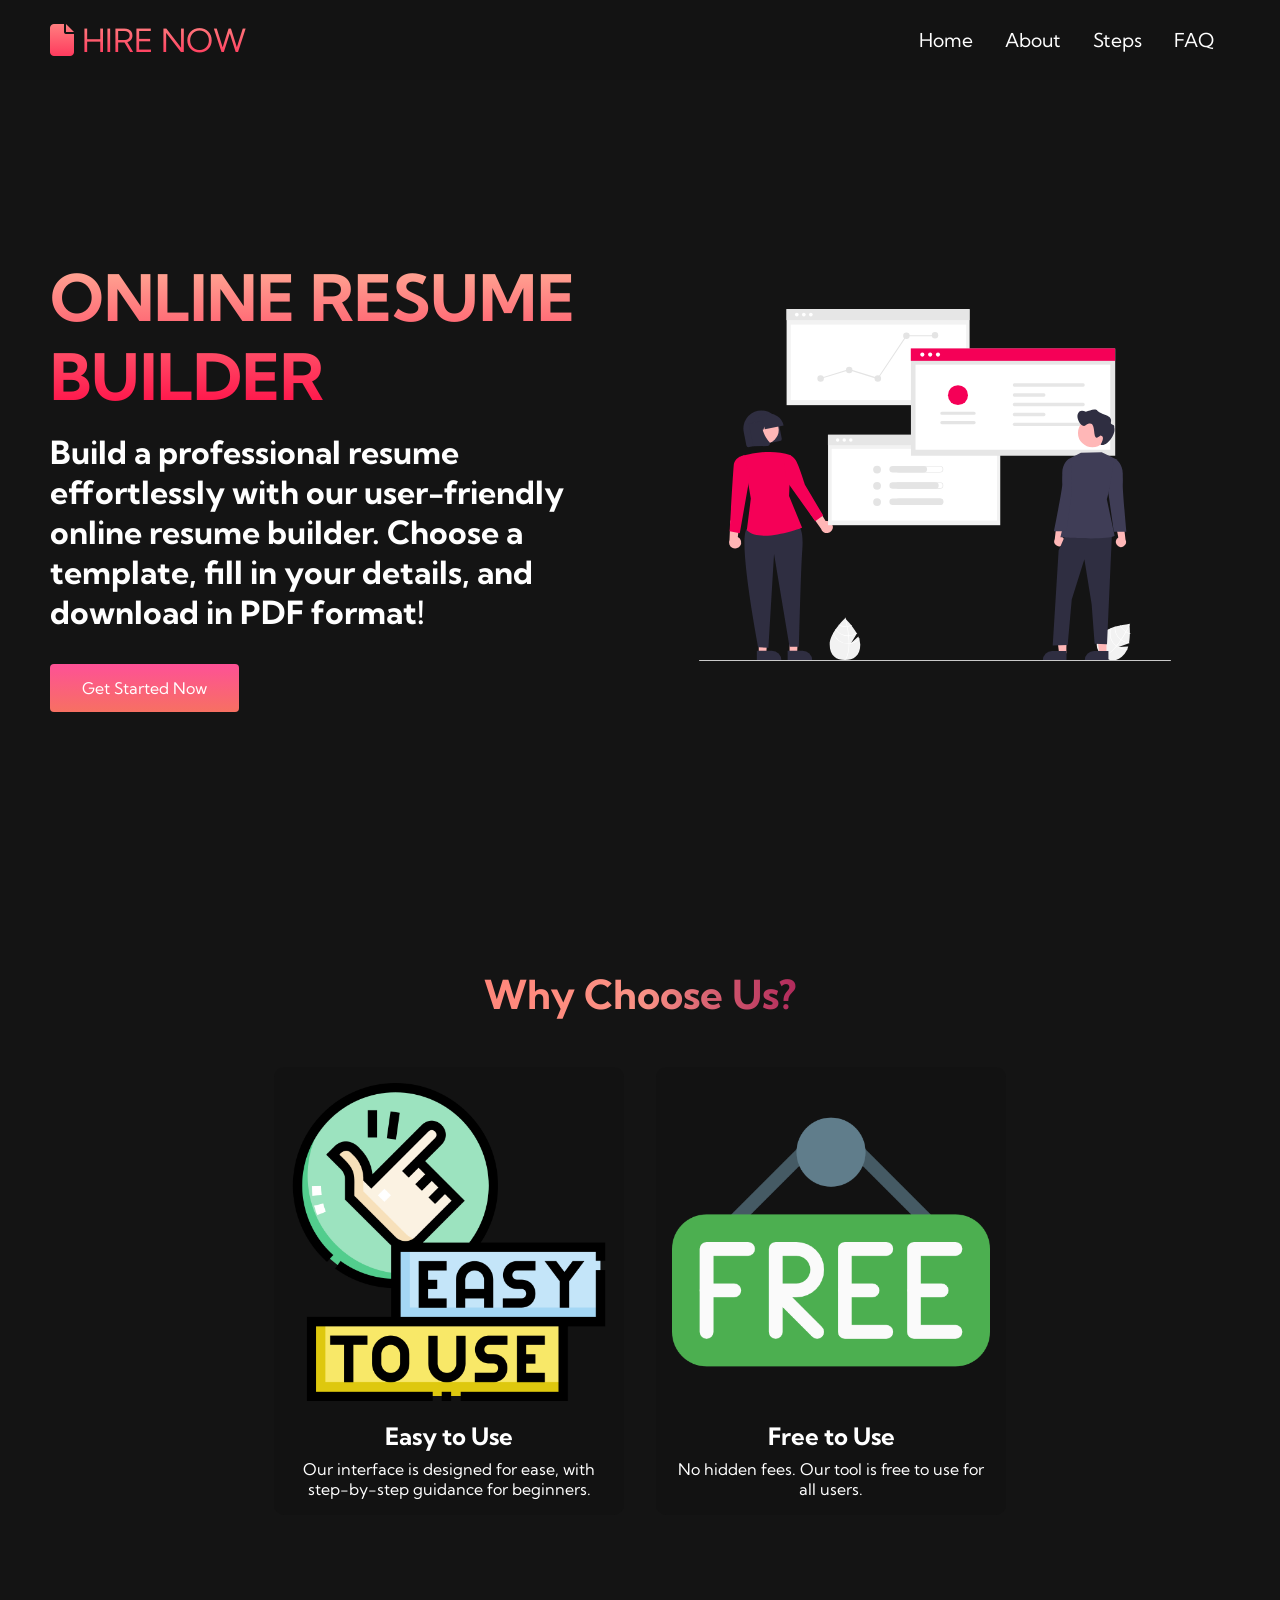
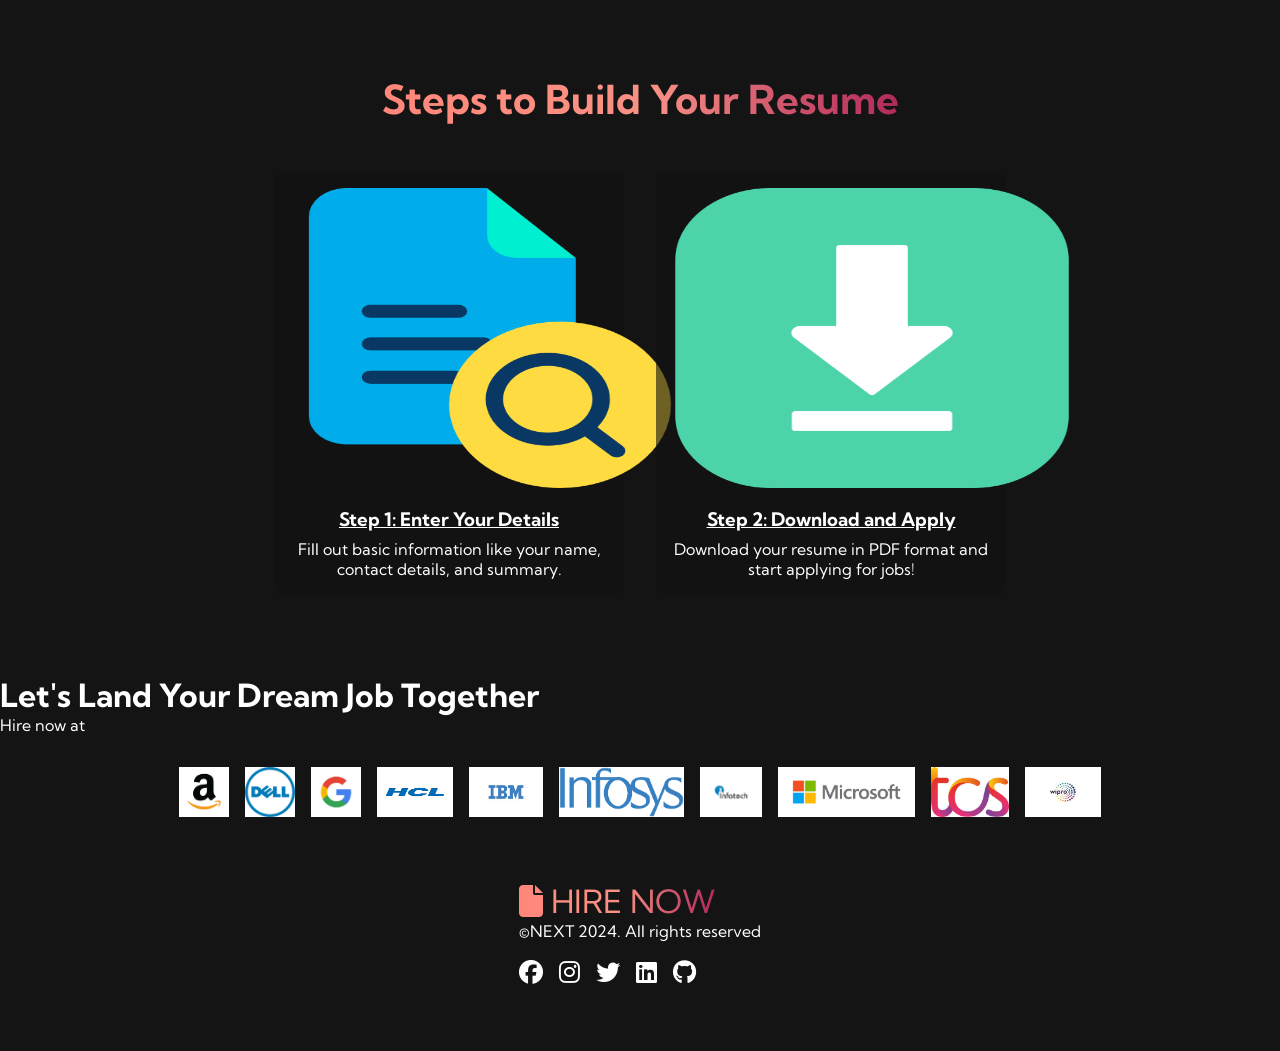
<file: index.html>
<!DOCTYPE html>
<html lang="en">
<head>
    <meta charset="UTF-8">
    <meta name="viewport" content="width=device-width, initial-scale=1.0">
    <title>Hire Now</title>
    <link rel="stylesheet" href="index.css">
    <link rel="stylesheet" href="https://cdnjs.cloudflare.com/ajax/libs/font-awesome/6.6.0/css/all.min.css" integrity="sha512-Kc323vGBEqzTmouAECnVceyQqyqdsSiqLQISBL29aUW4U/M7pSPA/gEUZQqv1cwx4OnYxTxve5UMg5GT6L4JJg==" crossorigin="anonymous" referrerpolicy="no-referrer" />
    <link rel="preconnect" href="https://fonts.googleapis.com">
<link rel="preconnect" href="https://fonts.gstatic.com" crossorigin>
<link href="https://fonts.googleapis.com/css2?family=Kumbh+Sans:wght@100..900&display=swap" rel="stylesheet">
</head>
<body>
    <!---navbar section-->
    <nav class="navbar">
        <div class="navbar_container">
            <a href="/" id="navbar_logo"><i class="fas fa-file"></i>   HIRE NOW</a>
            <div class="navbar_toggle" id="mobile_menu">
                <span class="bar"></span>
                <span class="bar"></span>
                <span class="bar"></span>
            </div>
            <ul class="navbar_menu">
                <li class="navbar_item">
                    <a href="#home" class="navbar_links">
                        Home
                    </a>
                </li>
                <li class="navbar_item">
                    <a href="#about" class="navbar_links">
                        About
                    </a>
                </li>
                <li class="navbar_item">
                    <a href="#steps" class="navbar_links">
                        Steps
                    </a>
                </li>
                <li class="navbar_item">
                    <a href="../design project orb 2/Resum Builder FAQ/FAQ.html" class="navbar_links">
                        FAQ
                    </a>
                </li>
            </ul>
        </div>
    </nav>

    <!--about section-->

    <div class="main" id="home"> 
        <div class="main_container">
            <div class="main_content">
                <h1>ONLINE RESUME BUILDER</h1>
                
                <p>Build a professional resume effortlessly with our user-friendly online resume builder. Choose a template, fill in your details, and download in PDF format!</p>
           <button class="main_btn"><a href="RESUME STEPS/steps.html" class="btn">Get Started Now</a></button>
        </div>
        <div class="main_img--container">
            <img src="images/undraw_organize_resume_re_k45b.svg" alt="pic" id="main_img">
        </div>

        </div>
    </div>
<!---steps section-->
<div class="services" id="about">
    <h1>Why Choose Us?</h1>
    
    <div class="services_container">
        <div class="services_card">
            <img src="images/easy-to-use.png" class="easy-to-use"> 
        <h2>Easy to Use</h2>
        <p>Our interface is designed for ease, with step-by-step guidance for beginners.</p>
      
    </div>
   

    <div class="services_card">
        <img src="images/free.png"class="easy-to-use" > 
        <h2>Free to Use</h2>
        <p>No hidden fees. Our tool is free to use for all users.</p>
        
    </div>
    </div>
</div>


<!--steps-->

<section id="steps">

    <h2>Steps to Build Your Resume</h2>
        <div class="steps-container">
                <div class="step">
                     <img src="images/file.png" class="step1"  class="easy-to-use" style="  width: 400px;
    height: 300px;"> 
                        <h3>Step 1: Enter Your Details</h3>
                            <p>Fill out basic information like your name, contact details, and summary.</p>
                </div>
                            <div class="step">
                                 <img src="images/download.png" alt="" class="step1"  class="easy-to-use" style="  width: 400px;
    height: 300px;"> 
                                <h3>Step 2: Download and Apply</h3>
                                <p>Download your resume in PDF format and start applying for jobs!</p>
                </div>
         </div>
 </section>
 

<!---footer section-->

<div class="container">
    <h1 id="foot">Let's Land Your Dream Job Together</h1>
    <!-- <a href="#" class="button">Start Your Resume Now</a> -->

    <div class="as-seen-in">
        <p>Hire now at</p>
        <div class="logos">

            <img src="images/image/1.png" alt="Forbes">
            <img src="images/image/2.png" alt="Business Insider">
            <img src="images/image/3.png" alt="Bloomberg">
            <img src="images/image/4.png" alt="Yahoo Finance">
            <img src="images/image/5.png" alt="The New York Times"> 
            <img src="images/image/6.png" alt="The Wall Street Journal">        
            <img src="images/image/7.png" alt="The Wall Street Journal">        
            <img src="images/image/8.png" alt="The Wall Street Journal">        
            <img src="images/image/9.png" alt="The Wall Street Journal">        
            <img src="images/image/10.png" alt="The Wall Street Journal">        

        </div>
    </div>
</div>
<div class="footer_container">
    
   
    
    <div class="social_media">
        <div class="social_media-wrap">
            <div class="footer_logo">
                <a href="/" id="footer_logo"><i class="fas fa-file"></i>HIRE NOW</a>
            </div>
            <p class="website_right"> ©NEXT 2024. All rights reserved</p>
            <div class="social_icons">
                <a href="#" class="social_icon-links" target="_blank">
                    <i class="fab fa-facebook"></i>
                </a>
                <a href="#" class="social_icon-links" target="_blank">
                    <i class="fab fa-instagram"></i>
                </a>
                <a href="#" class="social_icon-links" target="_blank">
                    <i class="fab fa-twitter"></i>
                </a>
               
                <a href="#" class="social_icon-links" target="_blank">
                    <i class="fab fa-linkedin"></i>
                </a>
                <a href="#" class="social_icon-links" target="_blank">
                    <i class="fab fa-github"></i>
                </a>
            </div>
        </div>
    </div>
</div>



    <script src="index.js"></script>
</body>
</html>
</file>
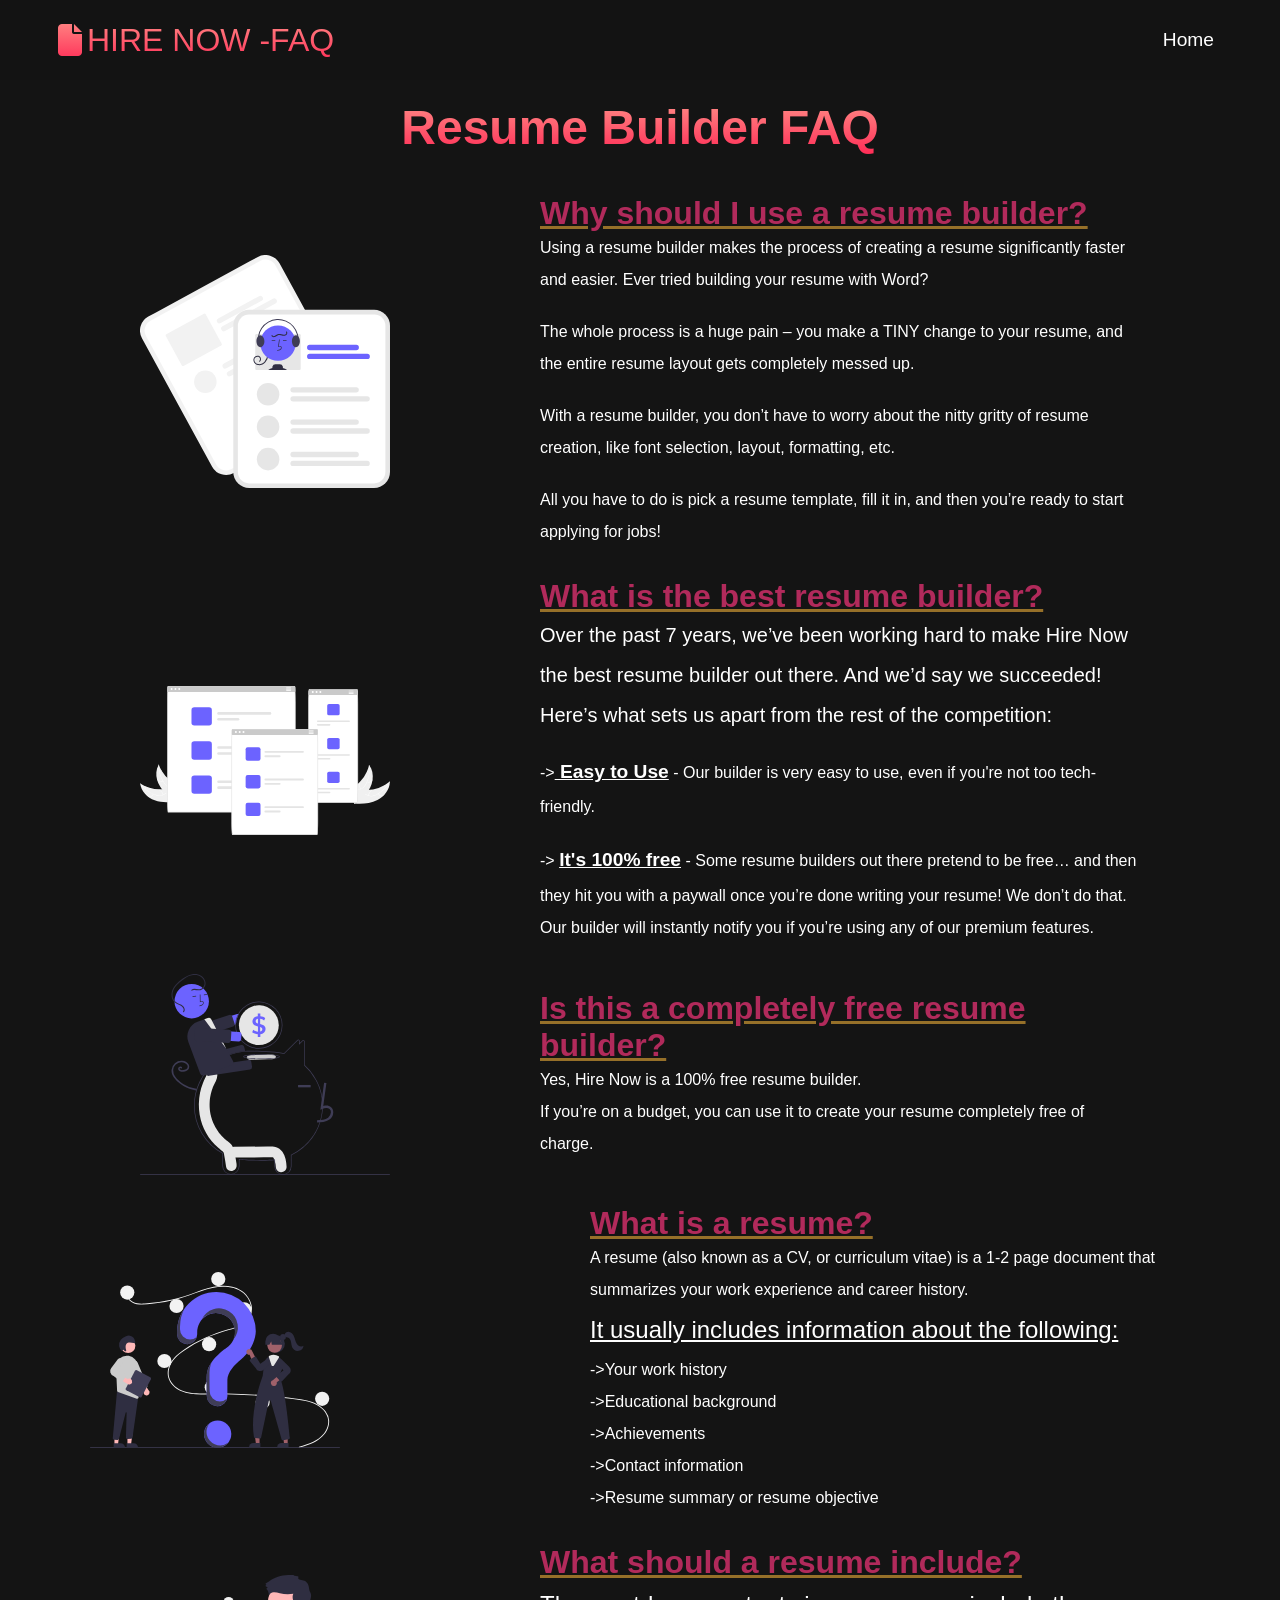
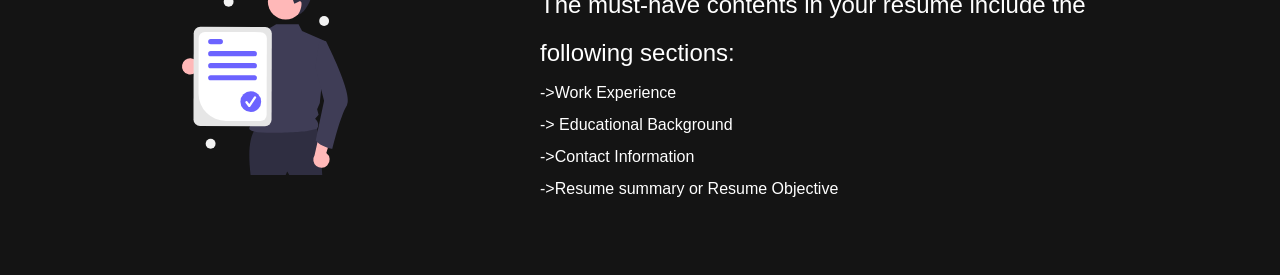
<file: Resum Builder FAQ/FAQ.html>
<!DOCTYPE html>
<html lang="en">
<head>
    <meta charset="UTF-8">
    <meta name="viewport" content="width=device-width, initial-scale=1.0">
    <title>FAQ</title>
    <link rel="stylesheet" href="https://cdnjs.cloudflare.com/ajax/libs/font-awesome/6.6.0/css/all.min.css" integrity="sha512-Kc323vGBEqzTmouAECnVceyQqyqdsSiqLQISBL29aUW4U/M7pSPA/gEUZQqv1cwx4OnYxTxve5UMg5GT6L4JJg==" crossorigin="anonymous" referrerpolicy="no-referrer" />
    <link rel="preconnect" href="https://fonts.googleapis.com">
<link rel="preconnect" href="https://fonts.gstatic.com" crossorigin>
<link href="https://fonts.googleapis.com/css2?family=Kumbh+Sans:wght@100..900&display=swap" rel="stylesheet">
  <link rel="stylesheet" href="FAQ.css">
</head>
<body>
    <!---navbar section-->
    <nav class="navbar">
        <div class="navbar_container">
            <a href="/" id="navbar_logo"><i class="fas fa-file"></i>   HIRE NOW -FAQ</a>
           
            <ul class="navbar_menu">
                <li class="navbar_item">
                    <a href="../index.html" class="navbar_links">
                        Home
                    </a>
                </li>
          
                
            </ul>
        </div>
    </nav>
<div class="faq">
    <div class="main-contain">
    <h1 class="h-1" style="font-size: 3rem;">Resume Builder FAQ</h1>
    
    <div class="to-use">
        <img src="../images/text-1.svg" alt="">
        <div class="text-1">
            <h2>Why should I use a resume builder?</h2>
            <p>Using a resume builder makes the process of creating a resume significantly faster and easier. Ever tried building your resume with Word?</p>

             <p class="p1">   The whole process is a huge pain – you make a TINY change to your resume, and the entire resume layout gets completely messed up.</p>
  

             <p class="p1">   With a resume builder, you don’t have to worry about the nitty gritty of resume creation, like font selection, layout, formatting, etc.</p>
    

                <p class="p1">All you have to do is pick a resume template, fill it in, and then you’re ready to start applying for jobs!</p>
        </div>
    </div>
   
        
        <div class="best">
            <img src="../images/text-2.svg" alt="">
            <div class="text-1">
            <h2>What is the best resume builder?</h2>
            <p class="p2">Over the past 7 years, we’ve been working hard to make Hire Now the best resume builder out there.

                And we’d say we succeeded! Here’s what sets us apart from the rest of the competition:</p><br>
                
              <p class="p-2"> -><strong style="font-size: 1.2rem;text-decoration: underline;"> Easy to Use</strong> - Our builder is very easy to use, even if you're not too tech-friendly.</p><br>
             
               <p class="p-2">-> <strong style="font-size: 1.2rem; text-decoration: underline;">It's 100% free</strong> - Some resume builders out there pretend to be free… and then they hit you with a paywall once you’re done writing your resume! We don’t do that. Our builder will instantly notify you if you’re using any of our premium features.</p>
             
        </div>
    </div>
    <div class="free">
        <img src="../images/text-3.svg" alt="">
        <div class="text-1">
            <h2>Is this a completely free resume builder?</h2>
            <p>Yes, Hire Now is a 100% free resume builder.</p>
            <p>If you’re on a budget, you can use it to create your resume completely free of charge.</p>
        </div>
    </div>
    <div class="w-resume">
        <img src="../images/text-4.svg" alt="">
        <div class="text-1">
            <h2>What is a resume?</h2>
            <p>A resume (also known as a CV, or curriculum vitae) is a 1-2 page document that summarizes your work experience and career history.</p>
            <p style="font-size: 1.5rem; text-decoration: underline;" >It usually includes information about the following:</p>
            <p>->Your work history</p>
              <p>  ->Educational background</p>
              <p>  ->Achievements</p>
               <p> ->Contact information</p>
               <p> ->Resume summary or resume objective</p>
        </div>
    </div>
  
    <div class="resume">
        <img src="../images/text-7.svg" alt="" style="width: 250px;height: 200px; margin-right: 150px;">
        <div class="text-1">
            <h2 >What should a resume include?</h2>
          <p class="h-2">The must-have contents in your resume include the following sections:</p>
            <p>->Work Experience</p>
             <p> ->   Educational Background</p>
                <p>->Contact Information</p>
                <p>->Resume summary or Resume Objective</p>
        </div>
    </div>
</div>
 </div>
    
</body>
</html>
</file>
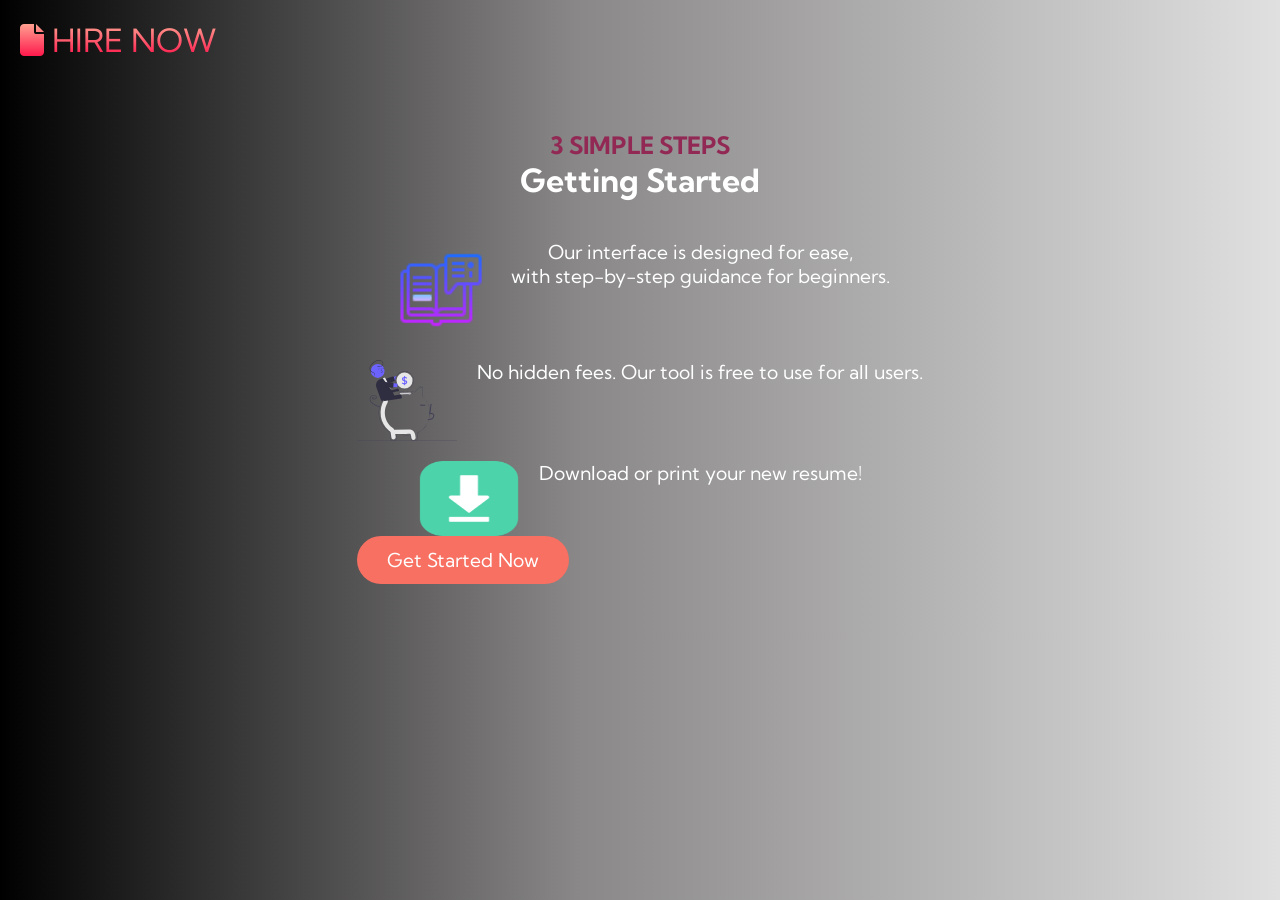
<file: RESUME STEPS/steps.html>
<!DOCTYPE html>
<html lang="en">
<head>
    <meta charset="UTF-8">
    <meta name="viewport" content="width=device-width, initial-scale=1.0">
    <title>Hire Now</title>
    <link rel="stylesheet" href="steps.css">
    <link rel="stylesheet" href="https://cdnjs.cloudflare.com/ajax/libs/font-awesome/6.6.0/css/all.min.css" integrity="sha512-Kc323vGBEqzTmouAECnVceyQqyqdsSiqLQISBL29aUW4U/M7pSPA/gEUZQqv1cwx4OnYxTxve5UMg5GT6L4JJg==" crossorigin="anonymous" referrerpolicy="no-referrer" />
    <link rel="preconnect" href="https://fonts.googleapis.com">
<link rel="preconnect" href="https://fonts.gstatic.com" crossorigin>
<link href="https://fonts.googleapis.com/css2?family=Kumbh+Sans:wght@100..900&display=swap" rel="stylesheet">
</head>
<body>
    <nav class="navbar">
        <div class="navbar_container">
            <a href="/" id="navbar_logo"><i class="fas fa-file"></i>   HIRE NOW</a>
            
        </div>
       
    </nav>
    <div class="main">
          <div class="main-1">
            <h3>3 SIMPLE STEPS</h3>
            <h1 class="m1">Getting Started</h1>
            
            <div class="main-2">
                
            <img src="../images/icons8-guide-64.png" style="width: 100px;  ">
            
        <p>Our interface is designed for ease, <br>with step-by-step guidance for beginners.</p>
        
            </div>
            <div class="main-2-2">
                <img src="../images/text-3.svg" alt="" style="width: 100px;">
                <p>No hidden fees. Our tool is free to use for all users.</p>
            </div>
            <div class="main-2-2-2">
                <img src="../images/download.png" alt="" style="width: 100px; height: 75px;">
                <p>Download or print your new resume!</p>
            </div>
            <button class="main_btn"><a href="../templates/templates.html" class="btn">Get Started Now</a></button>
          </div>

    
   
    </div>
</body>
</html>
</file>
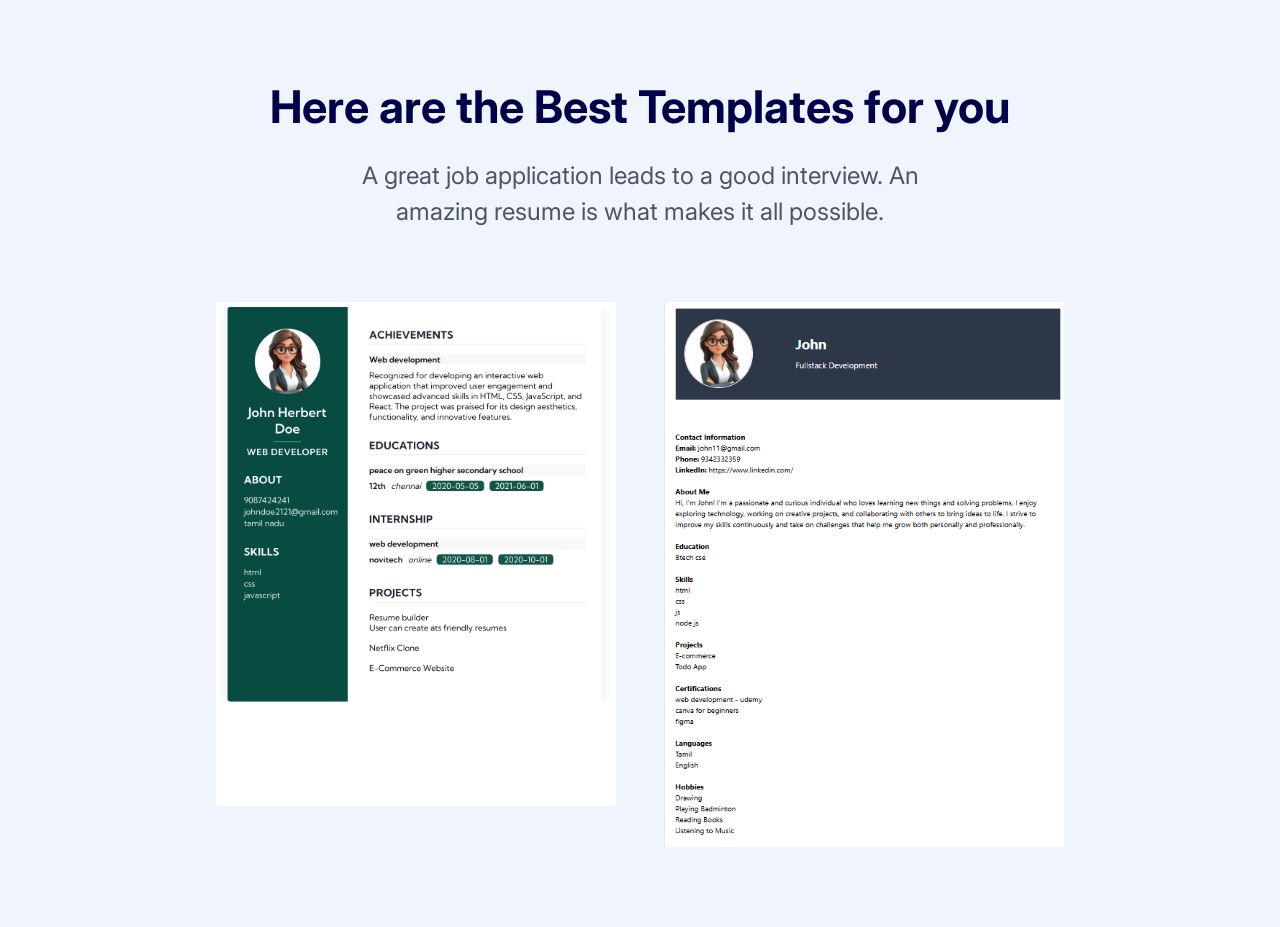
<file: templates/templates.html>
<!DOCTYPE html>
<html lang="en">
<head>
    <meta charset="UTF-8">
    <meta name="viewport" content="width=device-width, initial-scale=1.0">
    <title>Hire Now - Title</title>
        
    <link rel="stylesheet" href="https://cdnjs.cloudflare.com/ajax/libs/font-awesome/6.2.0/css/all.min.css" integrity="sha512-xh6O/CkQoPOWDdYTDqeRdPCVd1SpvCA9XXcUnZS2FmJNp1coAFzvtCN9BmamE+4aHK8yyUHUSCcJHgXloTyT2A==" crossorigin="anonymous" referrerpolicy="no-referrer" />
    <!-- google fonts - inter font -->
    <link rel="preconnect" href="https://fonts.googleapis.com">
    <link rel="preconnect" href="https://fonts.gstatic.com" crossorigin>
    <link href="https://fonts.googleapis.com/css2?family=Inter:wght@100;200;300;400;500;600;700;800;900&display=swap" rel="stylesheet">
    <!-- bootstrap css -->
    <link href="https://cdn.jsdelivr.net/npm/bootstrap@5.2.1/dist/css/bootstrap.min.css" rel="stylesheet" integrity="sha384-iYQeCzEYFbKjA/T2uDLTpkwGzCiq6soy8tYaI1GyVh/UjpbCx/TYkiZhlZB6+fzT" crossorigin="anonymous">
    <!-- custom css -->
    <link rel="stylesheet" href="../templates/templates.css">
</head>
<body>
    <section class = "templates py-8 bg-secondary">
        <div class = "container">
            <div class = "row section-title text-center mb-5">
                <div class = "col-12">
                    <h2 class = "display-6 text-blue fw-bold">Here are the Best Templates for you</h2>
                    <p class = "text-grey fs-4 my-4 mx-auto">A great job application leads to a good interview. An amazing resume is what makes it all possible.</p>
                </div>
            </div>

            <div class = "row templates-list gy-5 gx-lg-5">
                <div class = "templates-item position-relative col-lg-6">
                    <div class = "template-item-img mx-auto me-lg-0 position-relative">
                        <img src = "../images/image.png" alt = "" class = "img-fluid">
                        <a href = "../resume.html" class = "btn btn-lg btn-primary position-absolute choose-template-btn">Select Template</a>
                    </div>
                </div>

                <div class = "templates-item position-relative col-lg-6">
                    <div class = "template-item-img mx-auto ms-lg-0 position-relative">
                        <img src = "../images/images.png" alt = "" class = "img-fluid">
                        <a href = "../resume2.html" class = "btn btn-lg btn-primary position-absolute choose-template-btn">Select Template</a>
                    </div>
                </div>
            </div>
        </div>
    </section>
</body>
</html>
</file>
<file: index.css>
/* ================== Global ================== */
* {
    box-sizing: border-box;
    margin: 0;
    padding: 0;
    font-family: "Kumbh Sans", sans-serif;
}

body {
    background-color: #141414;
    color: #fff;
}

/* ================== Navbar ================== */
.navbar {
    background: #131313;
    height: 80px;
    display: flex;
    justify-content: center;
    align-items: center;
    font-size: 1.2rem;
    position: sticky;
    top: 0;
    z-index: 999;
}

.navbar_container {
    display: flex;
    justify-content: space-between;
    height: 80px;
    width: 100%;
    max-width: 1300px;
    margin: 0 auto;
    padding: 0 50px;
}

#navbar_logo {
    background: linear-gradient(to top, #ff0844 0%, #ffb199 100%);
    -webkit-background-clip: text;
    -webkit-text-fill-color: transparent;
    display: flex;
    align-items: center;
    cursor: pointer;
    text-decoration: none;
    font-size: 2rem;
}

.fa-file {
    margin-right: 0.5rem;
}

.navbar_menu {
    display: flex;
    align-items: center;
    list-style: none;
}

.navbar_item {
    height: 80px;
}

.navbar_links {
    color: #fff;
    display: flex;
    align-items: center;
    text-decoration: none;
    padding: 0 1rem;
    height: 100%;
    transition: 0.3s;
}

.navbar_links:hover {
    color: #f77062;
}

.navbar_toggle {
    display: none;
    flex-direction: column;
    cursor: pointer;
}

.navbar_toggle .bar {
    height: 3px;
    width: 25px;
    background-color: #fff;
    margin: 4px 0;
    transition: all 0.3s;
}

/* ================== Hero Section ================== */
.main_container {
    display: grid;
    grid-template-columns: 1fr 1fr;
    align-items: center;
    justify-content: center;
    max-width: 1300px;
    margin: 0 auto;
    padding: 0 50px;
    height: 90vh;
}

.main_content h1 {
    font-size: 4rem;
    background: linear-gradient(to top, #ff0844 0%, #ffb199 100%);
    -webkit-background-clip: text;
    -webkit-text-fill-color: transparent;
}

.main_content p {
    margin-top: 1rem;
    font-size: 2rem;
    font-weight: 700;
    color: #fff;
}

.main_btn {
    font-size: 1rem;
    background: linear-gradient(to top, #f77062 0%, #fe5196 100%);
    padding: 14px 32px;
    border: none;
    border-radius: 4px;
    margin-top: 2rem;
    cursor: pointer;
    position: relative;
    transition: all 0.35s;
}

.main_btn a {
    color: #fff;
    text-decoration: none;
}

.main_btn:hover {
    opacity: 0.9;
}

.main_img--container img {
    width: 80%;
    height: auto;
    display: block;
    margin: 0 auto;
}

/* ================== Services Section ================== */
.services {
    display: flex;
    flex-direction: column;
    align-items: center;
    padding: 5rem 2rem;
}

.services h1 {
    background: linear-gradient(
        to right,
        #ff8177 0%,
        #ff867a 0%,
        #ff8c7f 21%,
        #f99185 52%,
        #cf556c 78%,
        #b12a5b 100%
    );
    -webkit-background-clip: text;
    -webkit-text-fill-color: transparent;
    margin-bottom: 3rem;
    font-size: 2.5rem;
}

.services_container {
    display: flex;
    justify-content: center;
    flex-wrap: wrap;
    gap: 2rem;
}

.services_card {
    width: 350px;
    height: auto;
    background: rgba(17,17,17,0.6);
    border-radius: 10px;
    padding: 1rem;
    text-align: center;
    transition: transform 0.2s ease-in;
}

.services_card:hover {
    transform: scale(1.05);
}

.services_card img {
    width: 100%;
    height: auto;
    margin-bottom: 1rem;
}

.services_card h2 {
    margin-bottom: 0.5rem;
}

.services_card p {
    font-size: 1rem;
}

/* ================== Steps Section ================== */
#steps {
    display: flex;
    flex-direction: column;
    align-items: center;
    padding: 5rem 2rem;
}

#steps h2 {
    background: linear-gradient(
        to right,
        #ff8177 0%,
        #ff867a 0%,
        #ff8c7f 21%,
        #f99185 52%,
        #cf556c 78%,
        #b12a5b 100%
    );
    -webkit-background-clip: text;
    -webkit-text-fill-color: transparent;
    font-size: 2.5rem;
    margin-bottom: 3rem;
    text-align: center;
}

.steps-container {
    display: flex;
    justify-content: center;
    flex-wrap: wrap;
    gap: 2rem;
}

.step {
    width: 350px;
    height: auto;
    background: rgba(17,17,17,0.6);
    border-radius: 10px;
    padding: 1rem;
    text-align: center;
    transition: transform 0.2s ease-in;
}

.step:hover {
    transform: scale(1.05);
}

.step img {
    width: 100%;
    height: auto;
    margin-bottom: 1rem;
}

.step h3 {
    margin-bottom: 0.5rem;
    text-decoration: underline;
}

.step p {
    font-size: 1rem;
}

/* ================== Footer ================== */
.footer_container {
    background-color: #141414;
    padding: 4rem 2rem;
    display: flex;
    flex-direction: column;
    align-items: center;
}

#footer_logo {
    font-size: 2rem;
    background: linear-gradient(
        to right,
        #ff8177 0%,
        #ff867a 0%,
        #ff8c7f 21%,
        #f99185 52%,
        #cf556c 78%,
        #b12a5b 100%
    );
    -webkit-background-clip: text;
    -webkit-text-fill-color: transparent;
    margin-bottom: 1rem;
}

.social_icons {
    display: flex;
    gap: 1rem;
    margin-top: 1rem;
}

.social_icon-links {
    color: #fff;
    font-size: 1.5rem;
    transition: 0.3s;
}

.social_icon-links:hover {
    color: #f77062;
}

/* ================== Logos ================== */
.logos {
    display: flex;
    flex-wrap: wrap;
    justify-content: center;
    gap: 1rem;
    margin-top: 2rem;
}

.logos img {
    max-height: 50px;
}

/* ================== Media Queries ================== */

/* Tablets */
@media screen and (max-width: 960px) {
    .main_container {
        grid-template-columns: 1fr;
        text-align: center;
        height: auto;
        padding: 0 20px;
    }

    .main_content h1 {
        font-size: 2.5rem;
    }

    .main_content p {
        font-size: 1.5rem;
    }

    .main_img--container img {
        width: 70%;
    }

    .services_card, .step {
        width: 90%;
    }

    .steps-container {
        flex-direction: column;
    }

    .navbar_toggle {
        display: flex;
    }

    .navbar_menu {
        position: absolute;
        top: 80px;
        left: 0;
        width: 100%;
        background: #131313;
        flex-direction: column;
        align-items: center;
        max-height: 0;
        overflow: hidden;
        transition: max-height 0.3s ease-in-out;
    }

    .navbar_menu.active {
        max-height: 500px;
    }
}

/* Mobile */
@media screen and (max-width: 480px) {
    .main_content h1 {
        font-size: 2rem;
    }

    .main_content p {
        font-size: 1.2rem;
    }

    .main_btn {
        padding: 10px 20px;
    }

    .services h1, #steps h2 {
        font-size: 1.8rem;
    }

    .logos img {
        max-height: 40px;
    }
}

/* Extra small phones */
@media screen and (max-width: 360px) {
    .main_content h1 {
        font-size: 1.8rem;
    }

    .main_content p {
        font-size: 1rem;
    }

    .main_btn {
        padding: 8px 16px;
        font-size: 0.9rem;
    }
}
</file>
<file: Resum Builder FAQ/FAQ.css>
*{
    margin: 0;
}
body{
    margin: 0;
    font-family: sans-serif;
}
.faq{
background-color:  #141414;
padding-bottom:70px ;

}


.main-contain h1{
font-size: 4rem;
background-color: #ff8177;
background-image:linear-gradient(to top, #ff0844 0%, #ffb199 100% ) ; 

background-size: 100%;
-webkit-background-clip: text;
-moz-background-clip: text;
-webkit-text-fill-color: transparent;
-moz-text-fill-color:transparent;
}

.faq h1 {
font-size: 36px;
margin-bottom: 20px;
text-align: center;
}

.to-use img{
width: 250px;
margin-right: 150px;

}
.text-1{
max-width: 600px;
}

.faq p{
color: white;
line-height: 2;

}

.to-use{
display: flex;
align-items: center;
justify-content: center;

}

.text-1 h2{
color: #b12a5b;
text-decoration: underline rgb(150, 112, 41);
font-size: 2rem;
}

/*text-2*/

.best{
display: flex;
align-items: center;
justify-content: center;
margin-top: 30px;
}

.text-2 h2{
color: #b12a5b;
text-decoration: underline rgb(150, 112, 41);
font-size: 2rem;
}
.text-2{
max-width: 600px;
}

.best img{
width: 250px;
margin-right: 150px;
}

.p1{
padding-top: 20px;
}


.p2{
font-size: 20px;
}

.h-1{
    padding-top: 20px;
    padding-bottom: 20px;
 
}
.free{
    display: flex;
align-items: center;
justify-content: center;
margin-top: 30px;
}
.w-resume{
    display: flex;
align-items: center;
justify-content: center;
margin-top: 30px;
}

.resume{
    display: flex;
align-items: center;
justify-content: center;
margin-top: 30px;
}

.free img{
    width: 250px;
margin-right: 150px;
}
.w-resume img{
    width: 250px;
margin-right: 250px;
}
/* .resume{
    width: 250px;
margin-right: 150px;
} */


.navbar {
    background: #131313;
    height: 80px;
    display: flex;
    justify-content: center;
    align-items: center;
    font-size: 1.2rem;
    position: sticky;
    top: 0;
    z-index: 999;
}

.navbar_container{
    display: flex;
    justify-content: space-between;
    height: 80px;
    z-index: 1;
    width: 100%;
    max-width: 1300px;
    margin: 0 auto;
    padding: 0 50px;

}
#navbar_logo{
    background-color: #ff8177;
    background-image: linear-gradient(to top,#ff0844 0%,#ffb199 100%);
    
    background-size: 100%;
    -webkit-background-clip: text;
    -moz-background-clip: text;
    -webkit-text-fill-color: transparent;
    -moz-text-fill-color:transparent;
    display: flex;
    align-items: center;
    cursor: pointer;
    text-decoration: none;
    font-size: 2rem;
}

.fa-file {
    margin-left: 0.5rem;
    padding-right: 5px;
}
.navbar_menu{
    display: flex;
    align-items: center;
    list-style: none;
    text-align: center;
}
.navbar_item{
    height: 80px;
}

.navbar_links{
    color: #fff;
    display: flex;
    align-items: center;
    text-decoration: none;
    padding: 0 1rem;
    height: 100%;
}

.navbar_btn{
    display: flex;
    justify-content: center;
    align-items: center;
    padding: 0 1rem;
    width: 100%;
}
.navbar_links:hover{
    color: #f77062;
    transition: all 0.3s ease;
}

.h-2{
    font-size: 1.5rem;
}
</file>
<file: RESUME STEPS/steps.css>
/* ========== Global Styles ========== */
* {
    margin: 0;
    padding: 0;
    box-sizing: border-box;
    font-family: "Kumbh Sans", sans-serif;
}

body {
    background: linear-gradient(90deg, rgba(0,0,0,1) 0%, rgb(137, 135, 135) 45%, rgba(224,224,224,1) 100%, rgba(221,210,56,1) 100%);
    color: #fff;
}

/* ========== Navbar ========== */
.navbar {
    height: 80px;
    display: flex;
    justify-content: center;
    align-items: center;
    position: sticky;
    top: 0;
    z-index: 999;
}

.navbar_container {
    display: flex;
    justify-content: space-between;
    width: 100%;
    max-width: 1300px;
    padding: 0 20px;
}

#navbar_logo {
    background: linear-gradient(to top,#ff0844 0%,#ffb199 100%);
    -webkit-background-clip: text;
    -webkit-text-fill-color: transparent;
    display: flex;
    align-items: center;
    cursor: pointer;
    font-size: 2rem;
    text-decoration: none;
}

.fa-file {
    margin-right: 0.5rem;
}

.navbar_menu {
    display: flex;
    list-style: none;
}

.navbar_item {
    height: 80px;
}

.navbar_links {
    color: #fff;
    text-decoration: none;
    padding: 0 1rem;
    display: flex;
    align-items: center;
    height: 100%;
    transition: 0.3s;
}

.navbar_links:hover {
    color: #f77062;
}

.navbar_btn {
    display: flex;
    justify-content: center;
    align-items: center;
}

/* ========== Main Section ========== */
.main {
    display: flex;
    flex-direction: column;
    align-items: center;
    justify-content: center;
    padding: 50px 20px;
    gap: 40px;
}

.main-1 h3 {
    color: rgb(146, 41, 85);
    font-size: 1.5rem;
    text-align: center;
}

.m1 {
    font-size: 2rem;
    text-align: center;
    padding-bottom: 20px;
}

.main-1 p {
    font-size: 1.2rem;
    text-align: center;
    padding-bottom: 30px;
}

button {
    padding: 12px 30px;
    border: none;
    border-radius: 30px;
    background: #f77062;
    color: white;
    font-size: 1.2rem;
    cursor: pointer;
    transition: all 0.3s ease;
}

button:hover {
    background-color: #4837ff;
}

button a {
    color: white;
    text-decoration: none;
    font-size: 1.2rem;
}

/* ========== Secondary Sections ========== */
.main-2, .main-2-2, .main-2-2-2 {
    display: flex;
    flex-wrap: wrap;
    justify-content: center;
    gap: 20px;
    padding-top: 20px;
}

/* ========== Responsive Media Queries ========== */

/* Tablets */
@media screen and (max-width: 960px) {
    .navbar_container {
        padding: 0 15px;
    }

    .main-1 h3,
    .m1,
    .main-1 p {
        font-size: 1.2rem;
        text-align: center;
        margin: 0;
    }

    button {
        width: 80%;
        font-size: 1rem;
        margin: 0 auto;
    }

    .main-2, .main-2-2, .main-2-2-2 {
        flex-direction: column;
        align-items: center;
        padding-top: 15px;
    }
}

/* Mobile Phones */
@media screen and (max-width: 480px) {
    #navbar_logo {
        font-size: 1.5rem;
    }

    .main-1 h3 {
        font-size: 1rem;
    }

    .m1 {
        font-size: 1.5rem;
    }

    .main-1 p {
        font-size: 1rem;
    }

    button {
        width: 90%;
        font-size: 1rem;
        padding: 10px 20px;
    }
}
</file>
<file: templates/templates.css>
:root{
    --primary-color: #1966d2;
    --secondary-color: #f0f4fd;
    --dark-blue: #00004a;
    --white-color: #fff;
    --black-color: #000;
    --grey-color: #4c5563;
    --light-blue-color: #2e8dfb;
    --transition: all 300ms ease-in-out;
}

body{
    font-family: "Inter", sans-serif!important;
}

/* text */
.text-primary{color: var(--primary-color)!important;}
.text-secondary{color: var(--secondary-color)!important;}
.text-blue{color: var(--dark-blue)!important;}
.text-grey{color: var(--grey-color);}

/* backgrounds */
.bg-primary{background-color: var(--primary-color)!important;}
.bg-secondary{background-color: var(--secondary-color)!important;}
.bg-light-blue{background-color: var(--light-blue-color);}

/* buttons */
.btn-primary{background-color: var(--primary-color)!important;}
.btn-secondary{background-color: var(--secondary-color)!important;}

/* font weights */
.fw-1{font-weight: 100;}
.fw-2{font-weight: 200;}
.fw-3{font-weight: 300;}
.fw-4{font-weight: 400;}
.fw-5{font-weight: 500;}
.fw-6{font-weight: 600;}
.fw-7{font-weight: 700;}
.fw-8{font-weight: 800;}
.fw-9{font-weight: 900;}

/* font size */
.fs-17{font-size: 17px;}
.fs-18{font-size: 18px;}

/* line height */
.lh-16{line-height: 1.6;}
.lh-17{line-height: 1.7;}

/* padding and margin */
.py-8{
    padding-top: 80px;
    padding-bottom: 80px;
}

/* section title */
.section-title p{
    max-width: 600px;
}

/* navbar */
.navbar{
    height: 90px;
    border-bottom: 2px solid #e7eefa;
}
.navbar-brand, .site-logo{
    color: var(--primary-color)!important;
}
.navbar-brand .navbar-brand-text, .site-logo-text{
    color: var(--dark-blue);
}
.navbar-toggler{
    border: none;
}
.btn-login{
    padding-top: 14px;
    padding-bottom: 14px;
    transition: var(--transition);
}
.btn-login:hover{
    background-color: #e7eefa!important;
    border-color: #e7eefa!important;
    color: var(--primary-color)!important;
}
.navbar-nav .dropdown-menu{
    border: none;
}
.navbar-nav .dropdown-item{
    margin: 8px 0;
    transition: var(--transition);
}
.navbar-nav .dropdown-menu .dropdown-item:hover{
    background-color: #fff;
    color: var(--primary-color);
}
.navbar-nav .nav-item .nav-link.dropdown-toggle:hover{
    color: var(--primary-color)!important;
}

/* header */
.header{
    min-height: 100vh;
    background-color: var(--secondary-color);
}
.header-banner{
    height: calc(100vh - 90px);
}
.header-banner h1{
    max-width: 900px;
}
.header-banner .btn-banner{
    max-width: 280px;
}

/* steps */
.steps-item-icon{
    min-width: 65px;
    width: 65px;
    height: 65px;
    border-radius: 4px;
}

/* templates */
.template-item-img{
    max-width: 400px;
}
.template-item img{
    position: relative;
}
.template-item-img::after{
    content: "";
    position: absolute;
    left: 0;
    top: 0;
    width: 100%;
    height: 100%;
    background-color: rgba(0, 0, 0, 0.2);
    opacity: 0;
    transition: var(--transition);
}
.template-item-img:hover::after{
    opacity: 1;
}
.template-item-img .choose-template-btn{
    top: 50%;
    left: 50%;
    transform: translate(-50%, -50%);
    opacity: 0;
    transition: var(--transition);
}
.template-item-img:hover .choose-template-btn{
    opacity: 1;
    z-index: 4;
}
.template-item-img .choose-template-btn:hover{
    background-color: var(--white-color)!important;
    color: var(--primary-color);
}

/* footer */
.copyright-text{
    border-top: 2px solid #e7eefa;
}

@media screen and (min-width: 992px){
    .section-title .display-6{
        font-size: 45px;
    }
}

@media screen and (max-width: 992px){
    .navbar{
        position: relative;
    }
    .navbar-collapse{
        position: absolute;
        top: 100%;
        left: 0;
        width: 100%;
        background-color: var(--white-color);
        padding: 25px;
        margin-top: 2px;
    }

    .navbar-nav .dropdown-menu{
        border-radius: 0!important;
    }
}
</file>
